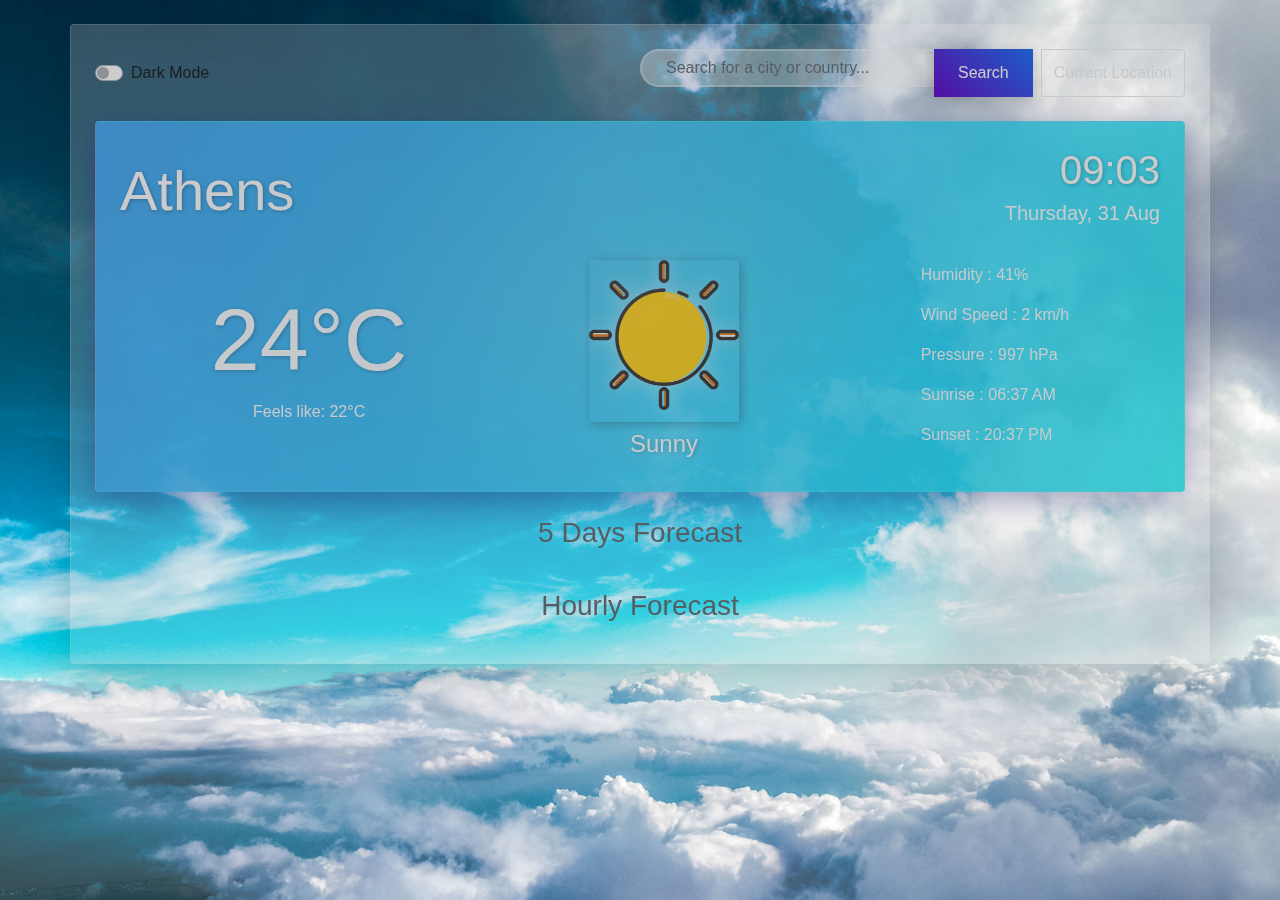
<file: index.html>
<!DOCTYPE html>
<html lang="en">
<head>
  <meta charset="UTF-8">
  <meta name="viewport" content="width=device-width, initial-scale=1.0">
  <title>Weather Dashboard</title>
  <link href="https://stackpath.bootstrapcdn.com/bootstrap/4.5.2/css/bootstrap.min.css" rel="stylesheet">
  <link rel="stylesheet" href="style.css">
  <script src="https://code.jquery.com/jquery-3.5.1.slim.min.js"></script>
  <script src="https://cdn.jsdelivr.net/npm/@popperjs/core@2.11.6/dist/umd/popper.min.js"></script>
  <script src="https://stackpath.bootstrapcdn.com/bootstrap/4.5.2/js/bootstrap.min.js"></script>
</head>
<body>
  <div class="container mt-4 p-4 rounded shadow-lg custom-bg">
    
    <header class="d-flex justify-content-between align-items-center mb-4">
      <div class="custom-control custom-switch">
        <input type="checkbox" class="custom-control-input" id="darkModeToggle">
        <label class="custom-control-label" for="darkModeToggle">Dark Mode</label>
      </div>
      <div class="input-group w-50">
        <input type="text" class="form-control rounded-start" id="search" placeholder="Search for a city or country...">
        <div class="input-group-append">
          <button class="btn btn-gradient" id="searchButton">Search</button>
          <button class="btn btn-outline-light ml-2" id="locationButton">Current Location</button>
        </div>
      </div>
    </header>

    <main>
      <section class="current-weather text-white rounded p-4 mb-4">
        <div class="d-flex justify-content-between align-items-center mb-3">
          <h1 id="cityName" class="display-4 text-shadow">Athens</h1>
          <div class="text-right">
            <h2 id="time" class="h1 mb-1 text-shadow">09:03</h2>
            <p id="date" class="lead">Thursday, 31 Aug</p>
          </div>
        </div>
        <div class="d-flex justify-content-around align-items-center">
          <div class="temperature text-center">
            <h2 id="temperature" class="display-2 text-shadow">24°C</h2>
            <p>Feels like: <span id="feelsLike">22°C</span></p>
          </div>
          <div class="weather-icon text-center">
            <img src="img/sunny.png" alt="Weather Icon" id="weatherIcon" class="img-fluid mb-2 shadow-icon">
            <h3 id="weatherCondition" class="h4 text-shadow">Sunny</h3>
          </div>
          <div class="additional-info">
            <p>Humidity  : <span id="humidity">41%</span></p>
            <p>Wind Speed  : <span id="windSpeed">2 km/h</span></p>
            <p>Pressure  : <span id="pressure">997 hPa</span></p>
            <p>Sunrise  : <span id="sunrise">06:37 AM</span></p>
            <p>Sunset  : <span id="sunset">20:37 PM</span></p>
          </div>
        </div>
      </section>

      <section class="forecast">
        <div class="five-days-forecast row text-center mb-4">
          <h3 class="col-12 text-secondary mb-3">5 Days Forecast</h3>
        </div>

        <div class="hourly-forecast row text-center">
          <h3 class="col-12 text-secondary mb-3">Hourly Forecast</h3>
        </div>
      </section>
    </main>
  </div>

  <script src="app.js" defer></script>
</body>
</html>
</file>
<file: style.css>
body {
    background-image: url('/img/back.jpg');
    background-position: center;
    background-repeat: no-repeat;
    background-size: cover;
    background-attachment: fixed;
    font-family: 'Arial', sans-serif;
    filter: brightness(0.8);
}

.custom-bg {
    background: rgba(255, 255, 255, 0.25);
    border-radius: 20px;
    box-shadow: 0 8px 32px rgba(31, 38, 135, 0.37);
    backdrop-filter: blur(8px);
    border: 1px solid rgba(255, 255, 255, 0.18);
}

.current-weather {
    background: linear-gradient(120deg, 
        rgba(64, 169, 255, 0.9),  
        rgba(0, 242, 254, 0.8), 
        rgba(78, 84, 200, 0.8), 
        rgba(147, 197, 253, 0.8) 
    );
    box-shadow: 0 8px 32px rgba(31, 38, 135, 0.37);
    border: 1px solid rgba(255, 255, 255, 0.18);
    animation: 
        floatingCard 6s ease-in-out infinite,
        glowingBorder 4s ease-in-out infinite,
        backgroundShift 10s ease-in-out infinite;
    background-size: 300% 300%;
    position: relative;
    overflow: hidden;
}

.current-weather::before {
    content: '';
    position: absolute;
    top: 0;
    left: 0;
    right: 0;
    bottom: 0;
    background: linear-gradient(45deg, 
        rgba(255, 255, 255, 0.1),
        rgba(255, 255, 255, 0.05),
        rgba(255, 255, 255, 0.1));
    animation: gradientShift 8s ease-in-out infinite;
    pointer-events: none;
}

.current-weather::after {
    content: '';
    position: absolute;
    top: -50%;
    left: -50%;
    width: 200%;
    height: 200%;
    background: radial-gradient(
        circle,
        rgba(255, 255, 255, 0.2) 0%,
        rgba(147, 197, 253, 0.1) 25%,
        transparent 50%
    );
    animation: shimmer 12s linear infinite;
    pointer-events: none;
}

.forecast-item {
    background: linear-gradient(135deg, 
        rgba(64, 169, 255, 0.7),  
        rgba(0, 242, 254, 0.6), 
        rgba(78, 84, 200, 0.6)  
    );
    border-radius: 15px;
    padding: 1.2rem;
    box-shadow: 0 8px 32px rgba(31, 38, 135, 0.25);
    margin: 0.7rem;
    backdrop-filter: blur(8px);
    border: 1px solid rgba(255, 255, 255, 0.18);
    animation: 
        fadeIn 0.5s ease-out,
        floatingCard 6s ease-in-out infinite;
    transition: all 0.3s ease;
    position: relative;
    overflow: hidden;
}

.forecast-item::after {
    content: '';
    position: absolute;
    top: -50%;
    left: -50%;
    width: 200%;
    height: 200%;
    background: radial-gradient(
        circle,
        rgba(255, 255, 255, 0.2) 0%,
        rgba(147, 197, 253, 0.1) 25%,
        transparent 50%
    );
    animation: shimmer 12s linear infinite;
    pointer-events: none;
}

.forecast-item .temperature {
    background: linear-gradient(45deg, 
        #FFD54F, 
        #FFA726,  
        #FF7043  
    );
    -webkit-background-clip: text;
    -webkit-text-fill-color: transparent;
    background-size: 200% auto;
    animation: gradientText 5s ease infinite;
    font-weight: bold;
    font-size: 1.2em;
}

.forecast-item .date {
    background: linear-gradient(45deg, 
        #A5D6A7, 
        #80CBC4,  
        #4DB6AC   
    );
    -webkit-background-clip: text;
    -webkit-text-fill-color: transparent;
    background-size: 200% auto;
    animation: gradientText 5s ease infinite;
}

.forecast-item:hover {
    transform: translateY(-5px) scale(1.02);
    box-shadow: 0 15px 45px rgba(31, 38, 135, 0.45);
    background: linear-gradient(135deg, 
        rgba(78, 84, 200, 0.7),  
        rgba(64, 169, 255, 0.7),
        rgba(0, 242, 254, 0.6)   
    );
}

.forecast-item img {
    filter: drop-shadow(0 0 8px rgba(255, 255, 255, 0.5));
    transition: transform 0.3s ease;
    animation: weatherIconFloat 6s ease-in-out infinite;
}

.forecast-item:hover img {
    transform: rotate(10deg) scale(1.1);
}

.text-shadow {
    text-shadow: 1px 1px 4px rgba(0, 0, 0, 0.3);
}

.shadow-icon {
    box-shadow: 2px 2px 10px rgba(0, 0, 0, 0.3);
}

#weatherIcon {
    width: 150px;
}

.bg-gradient {
    background: linear-gradient(to bottom right, #ffffff, #d4e6f1);
    transition: transform 0.3s, box-shadow 0.3s;
}

.bg-gradient:hover {
    transform: scale(1.05);
    box-shadow: 0px 4px 15px rgba(0, 0, 0, 0.2);
}

.btn-gradient {
    background: linear-gradient(45deg, #6a11cb, #2575fc);
    border: none;
    color: #ffffff;
    padding: 0.75rem 1.5rem;
    border-radius: 25px; 
    transition: background-color 0.3s ease, transform 0.3s ease;
    box-shadow: 0 4px 15px rgba(0, 0, 0, 0.2);
}

.btn-gradient:hover {
    background: linear-gradient(45deg, #2575fc, #6a11cb);
    transform: translateY(-2px);
}

.custom-control-label, button {
    cursor: pointer;
}

.dark-mode {
    background-color: #0f172a;
    color: #f8f9fa;
}

.dark-mode .current-weather {
    background: linear-gradient(120deg, 
        rgba(30, 41, 59, 0.9),
        rgba(44, 62, 80, 0.8),
        rgba(52, 73, 94, 0.8));
    animation: 
        floatingCard 6s ease-in-out infinite,
        glowingBorder 4s ease-in-out infinite,
        darkBackgroundShift 10s ease-in-out infinite;
}

.dark-mode .forecast-item {
    background: linear-gradient(135deg,
        rgba(30, 41, 59, 0.8),
        rgba(44, 62, 80, 0.7),
        rgba(52, 73, 94, 0.7)
    );
}

@keyframes pulse {
    0% {
        transform: scale(1);
        opacity: 1;
    }
    50% {
        transform: scale(1.05);
        opacity: 0.9;
    }
    100% {
        transform: scale(1);
        opacity: 1;
    }
}

@keyframes slideIn {
    from {
        transform: translateY(-20px);
        opacity: 0;
    }
    to {
        transform: translateY(0);
        opacity: 1;
    }
}

@keyframes fadeIn {
    from { opacity: 0; }
    to { opacity: 1; }
}

@keyframes float {
    0% { transform: translateY(0px); }
    50% { transform: translateY(-10px); }
    100% { transform: translateY(0px); }
}

@keyframes spin {
    0% { transform: rotate(0deg); }
    100% { transform: rotate(360deg); }
}

@media (max-width: 768px) {
    .input-group {
        flex-direction: column;
        align-items: stretch;
    }
    .input-group-append {
        margin-top: 10px;
    }
    .current-weather {
        padding: 2rem;
    }
    .temperature, .weather-icon, .additional-info {
        flex: 1 1 100%;
        text-align: center;
    }
    .d-flex {
        flex-direction: column;
    }
    .forecast-item img, .hour-item img {
        width: 50px;
        height: 50px;
    }
}

@media (max-width: 576px) {
    .container {
        padding: 1rem;
    }

    .current-weather {
        padding: 1rem;
    }
    .temperature, .weather-icon, .additional-info {
        flex: 1 1 100%;
    }

    .forecast-item img, .hour-item img {
        width: 40px;
        height: 40px;
    }

    .btn-gradient, .btn-outline-light {
        font-size: 0.9rem;
        padding: 0.5rem 1rem;
    }
}

/* New Weather Status Indicators */
.weather-status {
    background: linear-gradient(135deg,
        rgba(64, 169, 255, 0.8),  
        rgba(147, 197, 253, 0.8)
    );
    padding: 0.8rem 1.5rem;
    border-radius: 20px;
    font-weight: 600;
    margin: 0.5rem 0;
    box-shadow: 0 0 15px rgba(64, 169, 255, 0.3);
    animation: softGlow 2s ease-in-out infinite;
}

@keyframes softGlow {
    0%, 100% {
        box-shadow: 0 0 15px rgba(64, 169, 255, 0.3);
    }
    50% {
        box-shadow: 0 0 25px rgba(147, 197, 253, 0.5);
    }
}

.status-sunny {
    background: linear-gradient(135deg, #FF8C00, #FFD700);
    color: #fff;
    box-shadow: 0 0 15px rgba(255, 140, 0, 0.5);
}

.status-rainy {
    background: linear-gradient(135deg, #4169E1, #00BFFF);
    color: #fff;
    box-shadow: 0 0 15px rgba(65, 105, 225, 0.5);
}

.status-cloudy {
    background: linear-gradient(135deg, #708090, #B8C6DB);
    color: #fff;
    box-shadow: 0 0 15px rgba(112, 128, 144, 0.5);
}

.status-stormy {
    background: linear-gradient(135deg, #483D8B, #4B0082);
    color: #fff;
    box-shadow: 0 0 15px rgba(72, 61, 139, 0.5);
}

.weather-icon {
    filter: drop-shadow(0 0 10px rgba(255, 255, 255, 0.5));
    transition: transform 0.3s ease;
}

.weather-icon:hover {
    transform: rotate(10deg) scale(1.1);
}

.temperature-value {
    font-size: 4rem;
    font-weight: 800;
    background: linear-gradient(45deg, 
        #64B5F6, 
        #81D4FA,  
        #4FC3F7  
    );
    background-size: 200% auto;
    -webkit-background-clip: text;
    -webkit-text-fill-color: transparent;
    animation: gradientText 5s ease infinite;
}

.loading-spinner {
    width: 60px;
    height: 60px;
    border: 4px solid rgba(255, 255, 255, 0.3);
    border-radius: 50%;
    border-top-color: #fff;
    animation: spin 1s ease-in-out infinite;
    margin: auto;
}

.weather-metric {
    background: rgba(255, 255, 255, 0.2);
    padding: 1rem;
    border-radius: 15px;
    backdrop-filter: blur(8px);
    border: 1px solid rgba(255, 255, 255, 0.3);
    transition: all 0.3s ease;
}

.weather-metric:hover {
    transform: translateY(-5px) scale(1.02);
    box-shadow: 0 5px 15px rgba(0, 0, 0, 0.2);
}

.input-group .form-control {
    border-radius: 25px 0 0 25px;
    border: 2px solid rgba(255, 255, 255, 0.3);
    background: rgba(255, 255, 255, 0.2);
    backdrop-filter: blur(8px);
    padding: 0.75rem 1.5rem;
}

@keyframes gradientShift {
    0% { background-position: 0% 50%; }
    50% { background-position: 100% 50%; }
    100% { background-position: 0% 50%; }
}

@keyframes weatherIconFloat {
    0%, 100% { transform: translateY(0) rotate(0); }
    50% { transform: translateY(-5px) rotate(5deg); }
}

@keyframes gradientText {
    0% { background-position: 0% 50%; }
    50% { background-position: 100% 50%; }
    100% { background-position: 0% 50%; }
}

.glass-effect {
    background: rgba(255, 255, 255, 0.1);
    backdrop-filter: blur(10px);
    border: 1px solid rgba(255, 255, 255, 0.2);
    border-radius: 15px;
}

.hover-scale {
    transition: transform 0.3s ease;
}

.hover-scale:hover {
    transform: scale(1.05);
}

@keyframes floatingCard {
    0% {
        transform: translateY(0px) translateX(0px);
        box-shadow: 0 8px 32px rgba(31, 38, 135, 0.37);
    }
    50% {
        transform: translateY(-10px) translateX(5px);
        box-shadow: 0 15px 45px rgba(31, 38, 135, 0.45);
    }
    100% {
        transform: translateY(0px) translateX(0px);
        box-shadow: 0 8px 32px rgba(31, 38, 135, 0.37);
    }
}

@keyframes glowingBorder {
    0% {
        border-color: rgba(255, 255, 255, 0.18);
        box-shadow: 0 8px 32px rgba(31, 38, 135, 0.37);
    }
    50% {
        border-color: rgba(255, 255, 255, 0.5);
        box-shadow: 0 8px 32px rgba(31, 38, 135, 0.6),
                    0 0 20px rgba(255, 255, 255, 0.3);
    }
    100% {
        border-color: rgba(255, 255, 255, 0.18);
        box-shadow: 0 8px 32px rgba(31, 38, 135, 0.37);
    }
}

@keyframes backgroundShift {
    0% {
        background: linear-gradient(120deg, 
            rgba(64, 169, 255, 0.9),  
            rgba(0, 242, 254, 0.8),   
            rgba(78, 84, 200, 0.8),  
            rgba(147, 197, 253, 0.8)
        );
    }
    50% {
        background: linear-gradient(120deg, 
            rgba(147, 197, 253, 0.8), 
            rgba(64, 169, 255, 0.9), 
            rgba(0, 242, 254, 0.8),   
            rgba(78, 84, 200, 0.8)    
        );
    }
    100% {
        background: linear-gradient(120deg, 
            rgba(64, 169, 255, 0.9),  
            rgba(0, 242, 254, 0.8), 
            rgba(78, 84, 200, 0.8),   
            rgba(147, 197, 253, 0.8)  
        );
    }
}

.current-weather::before {
    content: '';
    position: absolute;
    top: 0;
    left: 0;
    right: 0;
    bottom: 0;
    background: linear-gradient(45deg, 
        rgba(255, 255, 255, 0.1),
        rgba(255, 255, 255, 0.05),
        rgba(255, 255, 255, 0.1));
    animation: gradientShift 8s ease-in-out infinite;
    pointer-events: none;
}

.current-weather::after {
    content: '';
    position: absolute;
    top: -50%;
    left: -50%;
    width: 200%;
    height: 200%;
    background: radial-gradient(
        circle,
        rgba(255, 255, 255, 0.2) 0%,
        rgba(147, 197, 253, 0.1) 25%,
        transparent 50%
    );
    animation: shimmer 12s linear infinite;
    pointer-events: none;
}

@keyframes shimmer {
    0% {
        transform: rotate(0deg);
    }
    100% {
        transform: rotate(360deg);
    }
}

.dark-mode .current-weather {
    animation: 
        floatingCard 6s ease-in-out infinite,
        glowingBorder 4s ease-in-out infinite,
        darkBackgroundShift 10s ease-in-out infinite;
}

@keyframes darkBackgroundShift {
    0% {
        background: linear-gradient(120deg, 
            rgba(30, 41, 59, 0.9),
            rgba(44, 62, 80, 0.8),
            rgba(52, 73, 94, 0.8));
    }
    50% {
        background: linear-gradient(120deg, 
            rgba(52, 73, 94, 0.8),
            rgba(30, 41, 59, 0.9),
            rgba(44, 62, 80, 0.8));
    }
    100% {
        background: linear-gradient(120deg, 
            rgba(30, 41, 59, 0.9),
            rgba(44, 62, 80, 0.8),
            rgba(52, 73, 94, 0.8));
    }
}

.animate-hover {
    transition: all 0.3s ease;
}

.animate-hover:hover {
    transform: translateY(-5px);
    box-shadow: 0 15px 45px rgba(31, 38, 135, 0.45);
}

.glow-effect {
    position: relative;
    overflow: hidden;
}

.glow-effect::after {
    content: '';
    position: absolute;
    top: -50%;
    left: -50%;
    width: 200%;
    height: 200%;
    background: radial-gradient(
        circle,
        rgba(255, 255, 255, 0.1) 0%,
        transparent 50%
    );
    animation: shimmer 12s linear infinite;
}

.glass-container {
    background: linear-gradient(
        135deg,
        rgba(255, 255, 255, 0.1),
        rgba(255, 255, 255, 0.05)
    );
    backdrop-filter: blur(4px);
    -webkit-backdrop-filter: blur(4px);
    border: 1px solid rgba(255, 255, 255, 0.18);
}

.dark-mode .custom-bg {
    background: rgba(15, 23, 42, 0.25);
    backdrop-filter: blur(8px);
}
</file>
